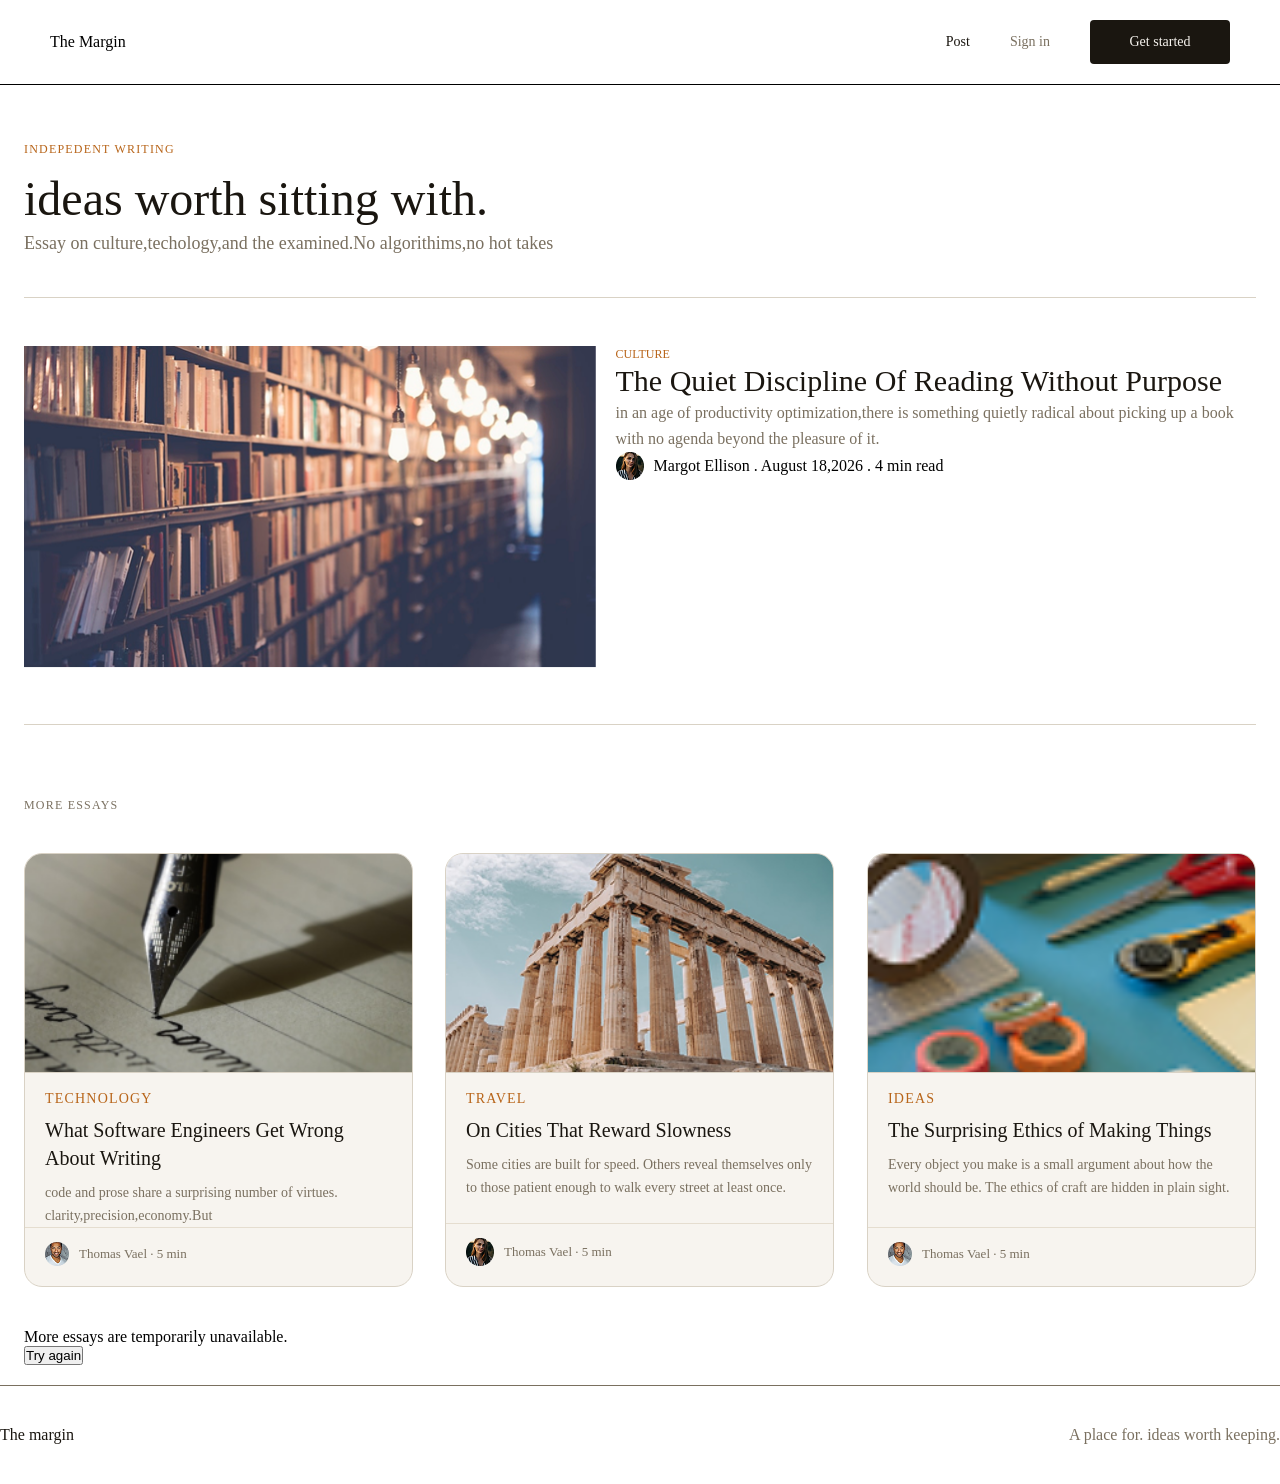
<file: index.html>
<!DOCTYPE html>
<html lang="en">
<head>
    <meta charset="UTF-8">
    <meta name="viewport" content="width=device-width, initial-scale=1.0">
    <title>Document</title>
    <link rel="stylesheet" href="style.css">
</head>
<body>
    <div class="page-shell">
        <header>
            <div>The Margin</div>
            <nav>
                <a href="#postsList">Post</a>
                <a id="writeLink" href="ezzzy5/last.html" class="buttom hidden">Write</a>
                <a id="signinLink" href="ezzzy 2/ezzzy/loggin.html" class="tag">Sign in</a>
                <a id="getStartedLink" href="ezzzy/reg.html" class="buttom">Get started</a>
            </nav>
        </header>

        <div class="hero">
            <p class="hero-card">
                INDEPEDENT WRITING
            </p>
        <h1 class="hero-text">
            ideas worth sitting with.
        </h1>
        <p class="hero-letter">
            Essay on culture,techology,and the examined.No algorithims,no hot takes

        </p>
       <div class="culture">

            <img class="table" src="/image/Image (The Quiet Discipline of Reading Without Purpose).png" alt="image">
            <div >
                 <p class="work">
                    CULTURE
                 </p>
                <h2 class="work-text">
                    The Quiet Discipline Of Reading Without Purpose
                </h2>
                <p class="work-letter">
                    in an age of productivity optimization,there is 
                    something quietly radical about picking up a 
                    book with no agenda beyond the pleasure of it.

                </p>
                <div class="image" >

                        <img src="/image/Image (Margot Ellison) (1).png" alt="">
                        <p>Margot Ellison . August 18,2026 . 4 min read</p>


                </div>

            </div>

       </div>
    </div>

    <section>
        <div>
            <p class="article-park">
                MORE ESSAYS
            </p>
        </div>
        
        <div class="articles">

                <div class="article-card">
                
                <img src="/image/BlogListing (1).png" alt="" class="card-image">

                <h2 class="card-category">
                    TECHNOLOGY
                </h2>

                <h1 class="card-title">
                    What Software Engineers Get 
                    Wrong About Writing
                </h1>

                <p class="card-content">
                    code and prose share a surprising number of 
                    virtues. clarity,precision,economy.But 
                </p>
                <div class="card-author">
                    <img src="/image/Image (Thomas Vael) (1).png" alt="">
                    <p>
                        Thomas Vael · 5 min
                    </p>
                </div>

                </div>

            <div class="article-card">
                
                <img src="/image/Image (On Cities That Reward Slowness) (1).png"alt="image" class="card-image">

                <h2 class="card-category">
                    Travel
                </h2>

                <h1 class="card-title">
                  On Cities That Reward Slowness
                </h1>

                <p class="card-content">
                    Some cities are built for speed. Others reveal themselves only to those patient enough to walk every street at least once.
                </p>
                <div class="card-author">
                    <img src="/image/Image (Margot Ellison) (1).png" alt="image">
                    <p>
                        Thomas Vael · 5 min
                    </p>
                </div>

                </div>

                            <div class="article-card">
                
                <img src="/image/Image (The Surprising Ethics of Making Things).png"alt="image" class="card-image">

                <h2 class="card-category">
                    Ideas
                </h2>

                <h1 class="card-title">
                    The Surprising Ethics of Making Things
                </h1>

                <p class="card-content">
                    Every object you make is a small argument about how the world should be. The ethics of craft are hidden in plain sight.
                </p>
                <div class="card-author">
                    <img src="/image/Image (Thomas Vael) (1).png" alt="image">
                    <p>
                        Thomas Vael · 5 min
                    </p>
                </div>

                </div>


        </div>
    </section>
    
    <div id="postsList" class="articles"></div>

    <footer class="footer-log">
        <div class="text">
            The margin
        </div>
        <p>
            A place for. ideas worth keeping.
        </p>
    </footer>
    </div>

    <script src="ezzzy6/server.js"></script>
    <script>
        (function forceHeaderAuth() {
            function getLandingPagePath() {
                return window.location.pathname.toLowerCase().includes('/ezzzy5/') ? '../index.html' : 'index.html';
            }

            function isAuthenticated() {
                const isLoggedIn = localStorage.getItem('isLoggedIn') === 'true' || localStorage.getItem('token') || localStorage.getItem('user');
                return !!isLoggedIn;
            }

            function applyHeaderState() {
                const writeLink = document.getElementById('writeLink');
                const signinLink = document.getElementById('signinLink');
                const getStartedLink = document.getElementById('getStartedLink');
                const loggedIn = isAuthenticated();

                if (writeLink) {
                    writeLink.style.setProperty('display', loggedIn ? 'flex' : 'none', 'important');
                    writeLink.style.setProperty('background-color', '#b8651a', 'important');
                    writeLink.style.setProperty('color', '#ffffff', 'important');
                    writeLink.classList.toggle('hidden', !loggedIn);
                }

                if (signinLink) {
                    signinLink.style.setProperty('display', loggedIn ? 'none' : 'flex', 'important');
                    signinLink.classList.toggle('hidden', loggedIn);
                }

                if (getStartedLink) {
                    getStartedLink.style.setProperty('display', loggedIn ? 'none' : 'flex', 'important');
                    getStartedLink.classList.toggle('hidden', loggedIn);
                }
            }

            function enforceProtectedRoutes() {
                const protectedPaths = ['/create-post.html', '/write.html', '/ezzzy5/last.html', '/ezzzy5/create-post.html'];
                const currentPath = window.location.pathname.toLowerCase();
                const isProtectedRoute = protectedPaths.some((route) => currentPath.endsWith(route));

                if (isProtectedRoute && !isAuthenticated()) {
                    window.location.replace(getLandingPagePath());
                    return true;
                }

                return false;
            }

            function bindProtectedHandlers() {
                const writeLink = document.getElementById('writeLink');

                if (writeLink && writeLink.dataset.bound !== 'true') {
                    writeLink.addEventListener('click', function (event) {
                        if (!isAuthenticated()) {
                            event.preventDefault();
                            window.location.replace(getLandingPagePath());
                        }
                    });
                    writeLink.dataset.bound = 'true';
                }
            }

            function run() {
                if (enforceProtectedRoutes()) {
                    return;
                }

                applyHeaderState();
                bindProtectedHandlers();
            }

            run();

            if (document.readyState === 'loading') {
                document.addEventListener('DOMContentLoaded', function () {
                    run();
                }, { once: true });
            }
        })();

        async function renderPosts() { 
            const container = document.getElementById("postsList");
            container.innerHTML = "Loading posts...";
            
            try {
                 const page = await getAllPosts(0, 10);
                                 const posts = (Array.isArray(page) ? page : page && Array.isArray(page.content) ? page.content : [])
                                     .filter((post) => {
                     const status = String(post.status || "").toLowerCase();
                     return post.isPublished !== false && status !== "draft";
                 })
                 .sort((a, b) => new Date(b.createdAt || 0) - new Date(a.createdAt || 0));

                 if (posts.length === 0) {
                     container.innerHTML = "<p>No posts yet.</p>";
                     return;
                    }
                      container.innerHTML = posts
                       .map((post) => {
                         const title = escapeHtml(post.title || "Untitled post");
                         const category = escapeHtml(post.category || "POST");
                         const authorName = escapeHtml(post.author?.fullName || "Unknown author");
                         const imageSrc = escapeHtml(post.imageUrl || "/image/BlogListing (1).png");
                         const excerpt = escapeHtml((post.content || "").replace(/\s+/g, " ").trim().slice(0, 150));
                         const createdDate = post.createdAt ? new Date(post.createdAt).toLocaleDateString("en-US", {
                             month: "short",
                             day: "numeric",
                             year: "numeric"
                         }) : "Recently";
                         const readTime = Number(post.readTime) || 4;
                         const postUrl = `ezzzy4/post.html?id=${encodeURIComponent(post.id)}`;
                         const initials = authorName
                           .split(/\s+/)
                           .filter(Boolean)
                           .slice(0, 2)
                           .map((part) => part.charAt(0).toUpperCase())
                           .join("") || "M";

                         return `
                           <article class="article-card post-card">
                             <a class="card-media-link" href="${postUrl}" aria-label="Read ${title}">
                               <img class="card-image post-card-image" src="${imageSrc}" alt="${title}">
                             </a>
                             <h2 class="card-category">${category}</h2>
                             <h1 class="card-title">
                               <a class="card-link" href="${postUrl}">${title}</a>
                             </h1>
                             <a class="card-content-link" href="${postUrl}">
                               <p class="card-content">${excerpt}${(post.content || "").trim().length > 150 ? "..." : ""}</p>
                             </a>
                             <div class="card-author">
                               <div class="card-avatar">${initials}</div>
                               <p>${authorName} · ${createdDate} · ${readTime} min read</p>
                             </div>
                           </article>
                         `;
                       })
                       .join("");
                 } catch (err) {
                     container.innerHTML = `
                         <div class="posts-error" role="alert">
                             <p>More essays are temporarily unavailable.</p>
                             <button type="button" id="retryPosts">Try again</button>
                         </div>`;
                     document.getElementById("retryPosts").addEventListener("click", renderPosts, { once: true });
         } 

         } renderPosts();
         // Always escape user-supplied text before inserting it as HTML,
         //  // so a post title/content can never inject a <script> tag into your page. 
        function escapeHtml(str) {
             const div = document.createElement("div");
             div.textContent = str;
              return div.innerHTML;
             }
    </script>
    <script src="js/animations.js"></script>


</body>
</html>
</file>
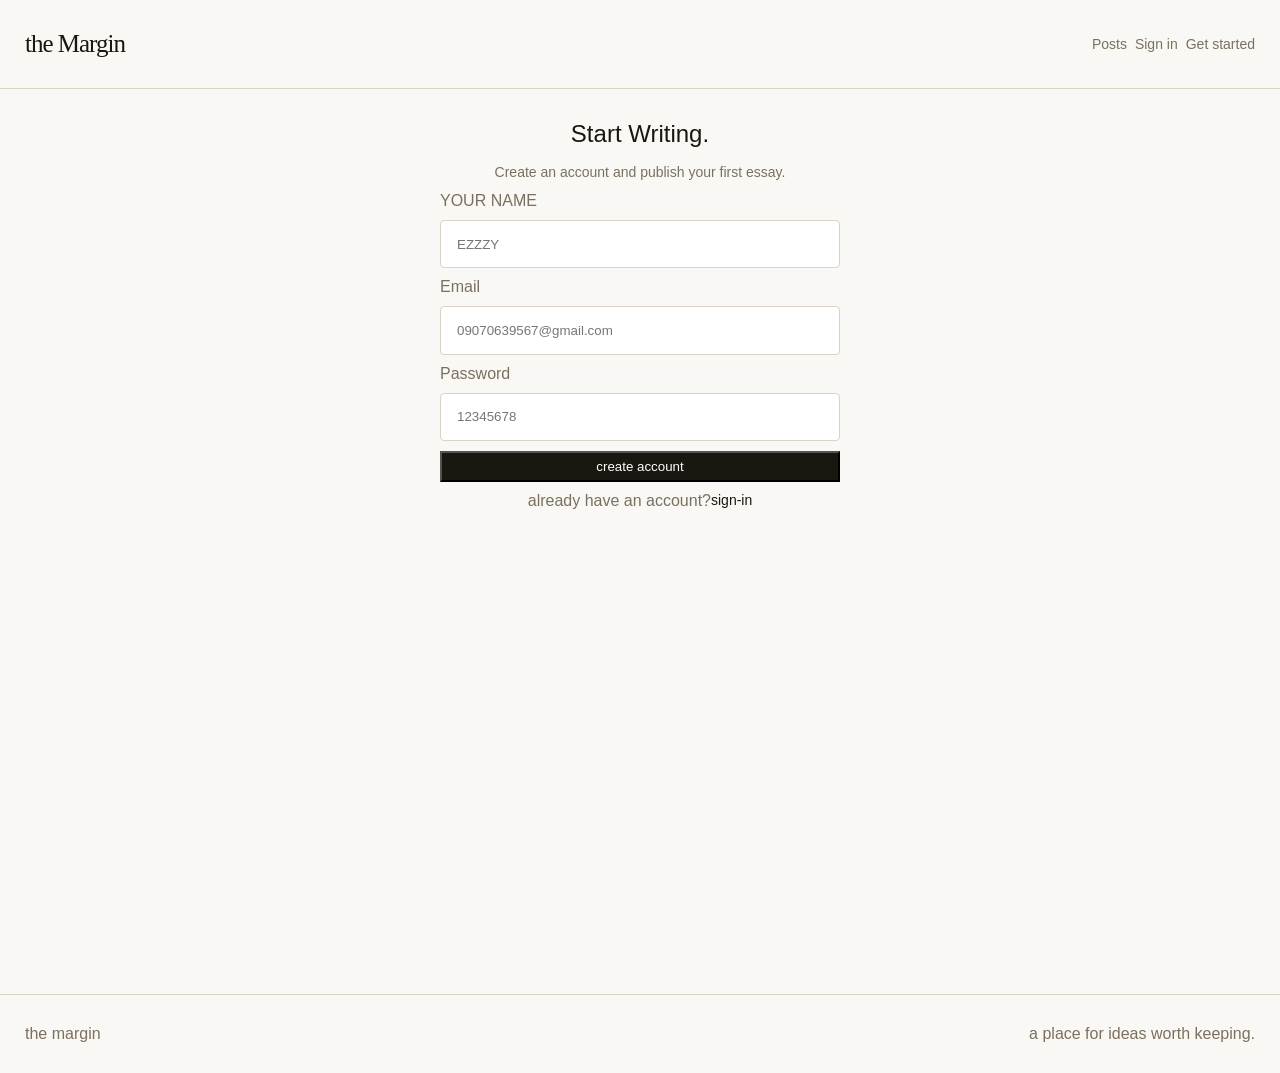
<file: ezzzy/reg.html>
<!DOCTYPE html>
<html lang="en">
<head>
    <meta charset="UTF-8">
    <meta name="viewport" content="width=device-width, initial-scale=1.0">
    <title>register </title>
    <link rel="stylesheet" href="reg.css">
</head>
<body>
    <div class="page-wrap">
        <header class="navbar">
        <div class="logo">the Margin</div>
        <nav class="na">
            <a href="../index.html">Posts</a>
            <a href="../ezzzy 2/ezzzy/loggin.html">Sign in</a>
            <a href="../ezzzy/reg.html">Get started</a>
        </nav>
        </header>
        
                 <section class="inform">
                    <form id="registerForm">
                        <h1 class="wel">Start Writing.</h1>
                        <p class="and">Create an account and publish your first essay.</p>
                        <label class="YOUR NAME">YOUR NAME</label>
                        <input id="fullName" type="text" placeholder="EZZZY"></input>
                        <label class="Email">Email</label>
                        <input id="email" type="Email" placeholder="09070639567@gmail.com">
                        <label class="Password">Password</label>
                        <input id="password" type="Password" placeholder="12345678">
                        <button id="LOGING-IN" type="submit">create account</button>
                        <label class="type">already have an account? <a class="sign-in" href="../ezzzy%202/ezzzy/loggin.html">sign-in </a></label>
                    </form>

                 </section>
        <footer class="footer">
            <div class="footer-log">the margin</div>
            <div class="footer text">
                a place for ideas worth keeping.
            </div>
        </footer>
    </div>

    <script src="../ezzzy6/server.js"></script>
    <script src="animations.js"></script>
    <script>
        async function registerStudent(fullName, email, password) {
         const data = await apiRequest("/api/auth/register", {
             method: "POST",
              body: JSON.stringify({ fullName, email, password, department: "Computer science", level: "300" }),
              }); // data = { token, tokenType, student: {...} } 
               localStorage.setItem("token", data.token);
               localStorage.setItem("student", JSON.stringify(data.student));
                
         return data.student;
        }
        
       document.getElementById("registerForm").addEventListener("submit", async (e) => {
         e.preventDefault(); // stop the page from reloading
         try {

            document.getElementById("LOGING-IN").textContent = "Registering...";
            document.getElementById("LOGING-IN").disabled = true;
         const student = await registerStudent(
                document.getElementById("fullName").value,
                document.getElementById("email").value,
                document.getElementById("password").value
            );
                   window.location.href = "../index.html"; // go to the homepage
                    } catch (err) {
                    console.error(err);
                    } finally{
                        document.getElementById("LOGING-IN").textContent= "create account";
                        document.getElementById("LOGING-IN").disabled = false;
                    } 
                }); 
    </script>
    <script src="../js/animations.js"></script>
</body>
</html>
</file>
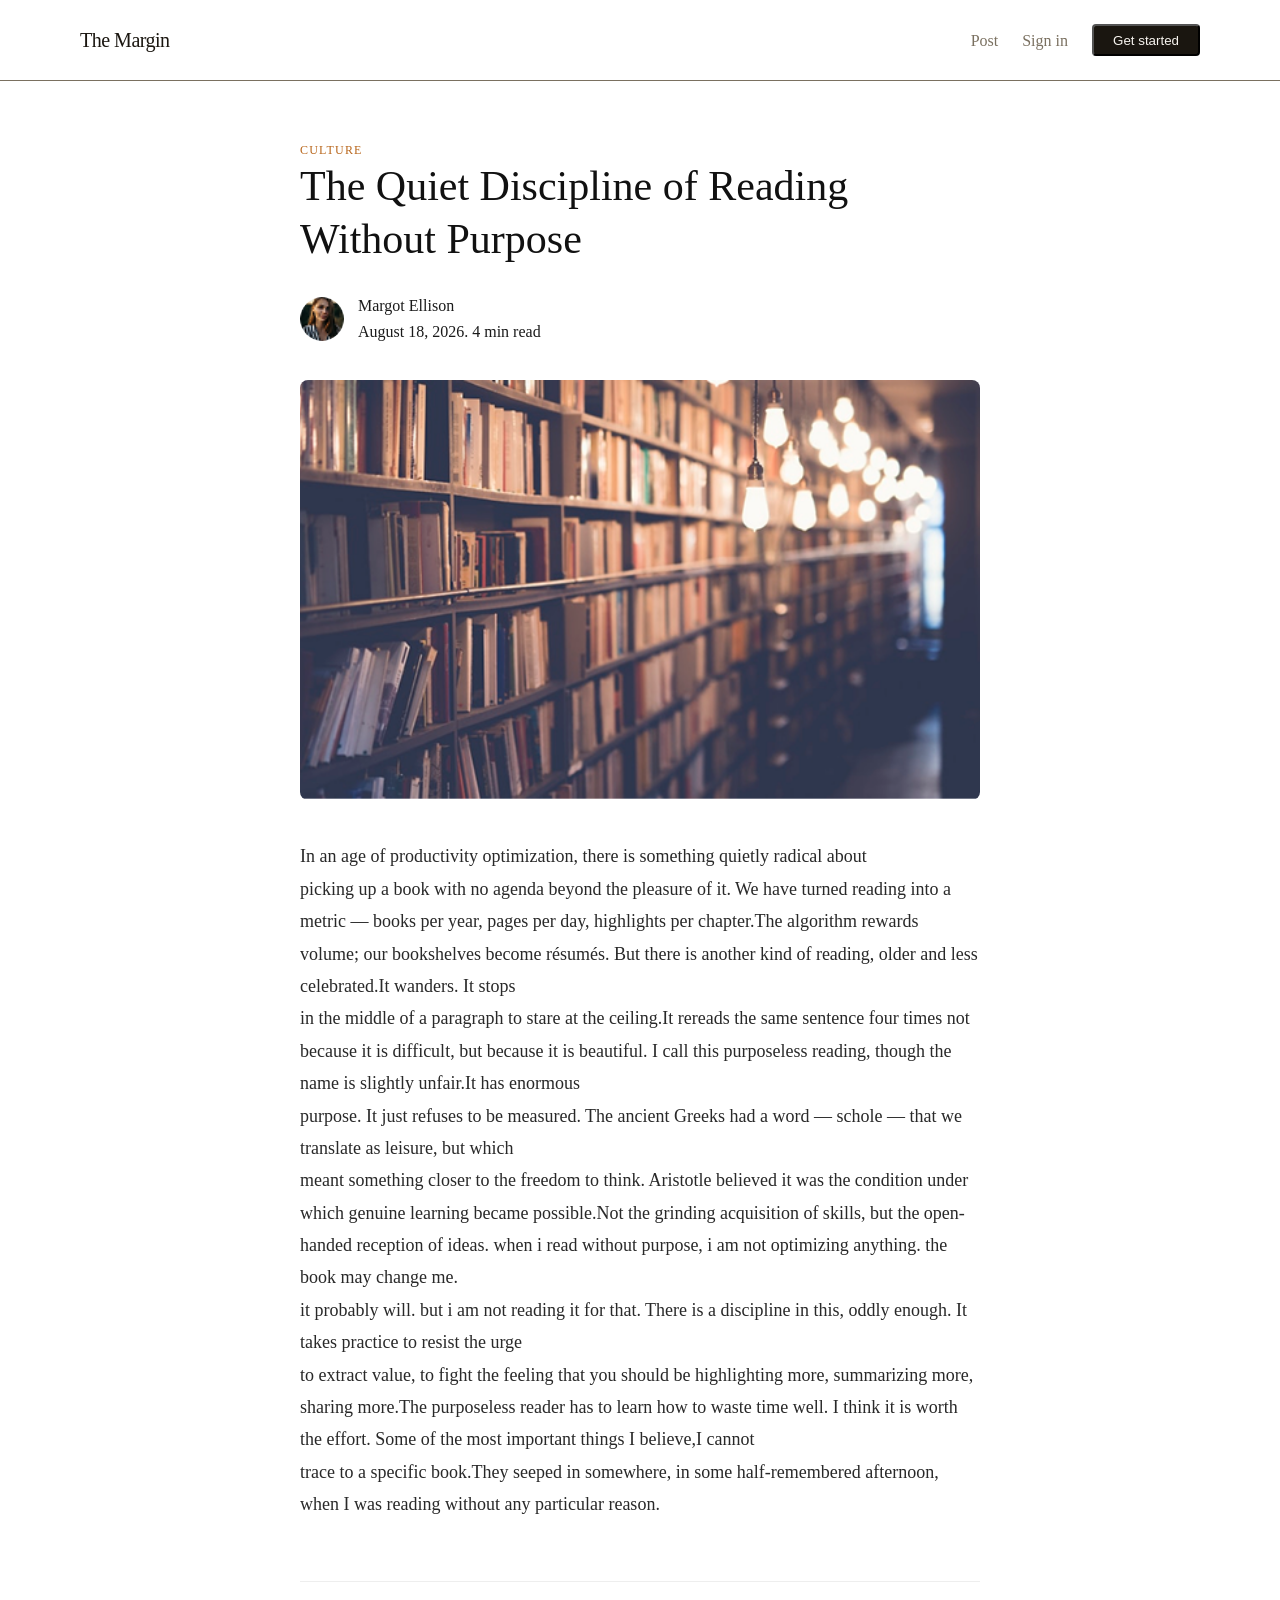
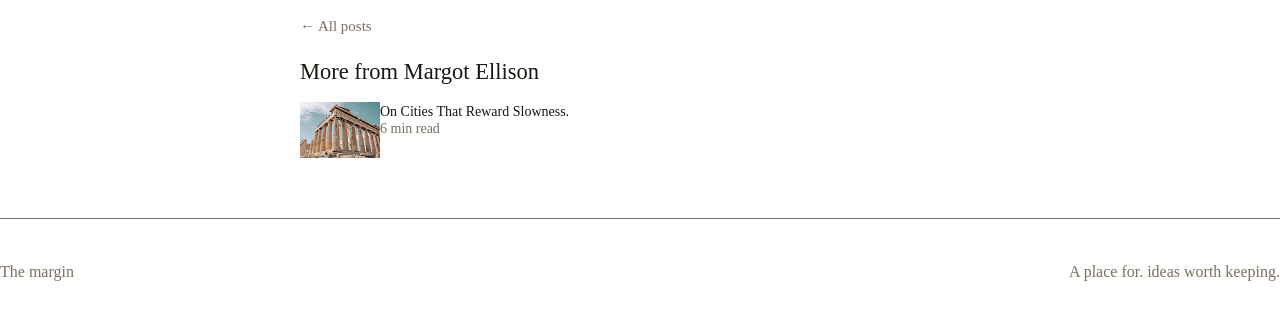
<file: ezzzy3/page.html>
<!DOCTYPE html>
<html lang="en">
<head>
    <meta charset="UTF-8">
    <meta name="viewport" content="width=device-width, initial-scale=1.0">
    <title>Document</title>
    <link rel="stylesheet" href="doc2.css">
</head>
<body>
    <header>
        <div class="the">The Margin</div>
        <nav class="navbar">
            <a href="../ezzzy5/last.html">Post</a>
            <a href="#Sign in" class="tag">Sign in</a>
            <button href="#Get started" class="buttom" >Get started</button>
        </nav>
    </header>
    <div class="card"> 
      <div class="card-card">
           <p class="hero-card">
            culture
        </p>
        <h1 class="hero-text">
            The Quiet Discipline of Reading <br> Without Purpose
        </h1>
      </div> 
       
        <div class="culture">

            <img class="table" src="/image/Image (Margot Ellison) (1).png" alt="image">
            <h>
                Margot Ellison
                <p>
                    August 18, 2026. 4 min read
                </p>
            </h>

        </div>
        <section class="work-letter">     
        <div>
            <img src="/image/Image (The Quiet Discipline of Reading Without Purpose).png" class="ima1" alt="image">
        </div>
                    <p class="content">
                        In an age of productivity optimization, there is something quietly radical about<br> picking up a book with no agenda beyond the pleasure of it. We have turned reading into a metric — books per year, pages per day, highlights per chapter.The algorithm rewards volume; our bookshelves become résumés.
                        But there is another kind of reading, older and less celebrated.It wanders. It stops<br> in the middle of a paragraph to stare at the ceiling.It rereads the same sentence four times not because it is difficult, but because it is beautiful.
                        I call this purposeless reading, though the name is slightly unfair.It has enormous<br> purpose. It just refuses to be measured.
                        The ancient Greeks had a word — schole — that we translate as leisure, but which<br> meant something closer to the freedom to think. Aristotle believed it was the condition under which genuine learning became possible.Not the grinding acquisition of skills, but the open-handed reception of ideas.
                        when i read without purpose, i am not optimizing anything. the book may change me.<br> it probably will. but i am not reading it for  that.
                        There is a discipline in this, oddly enough. It takes practice to resist the urge<br> to extract value, to fight the feeling that you should be highlighting more, summarizing more, sharing more.The purposeless reader has to learn how to waste time well.
                        I think it is worth the effort. Some of the most important things I believe,I cannot<br> trace to a specific book.They seeped in somewhere, in some half-remembered afternoon, when I was reading without any particular reason.
                    </p>
                </section>   
        <div>
            <div>
        <div class="ezzzy">
             <a href="../index.html" class="back-link">← All posts</a>
        <section class="related-section">
            <h1 class="e2">More from Margot Ellison</h1>
            <div class="e3">
                    <img class="table" src="/image/Image (On Cities That Reward Slowness) (2).png" alt="image ">
                <p1>
                     On Cities That Reward Slowness.<p class="br">6 min read</p>
                </p1>
            </div>
            </div>
            </div > 
        </div>
    </div>
    
    <footer class="footer-log">
        <div class="text">
            The margin
        </div>
           <p> A place for. ideas worth keeping.
        </p>
    </footer>
    <script src="../js/animations.js"></script>


</body>
</html>
</file>
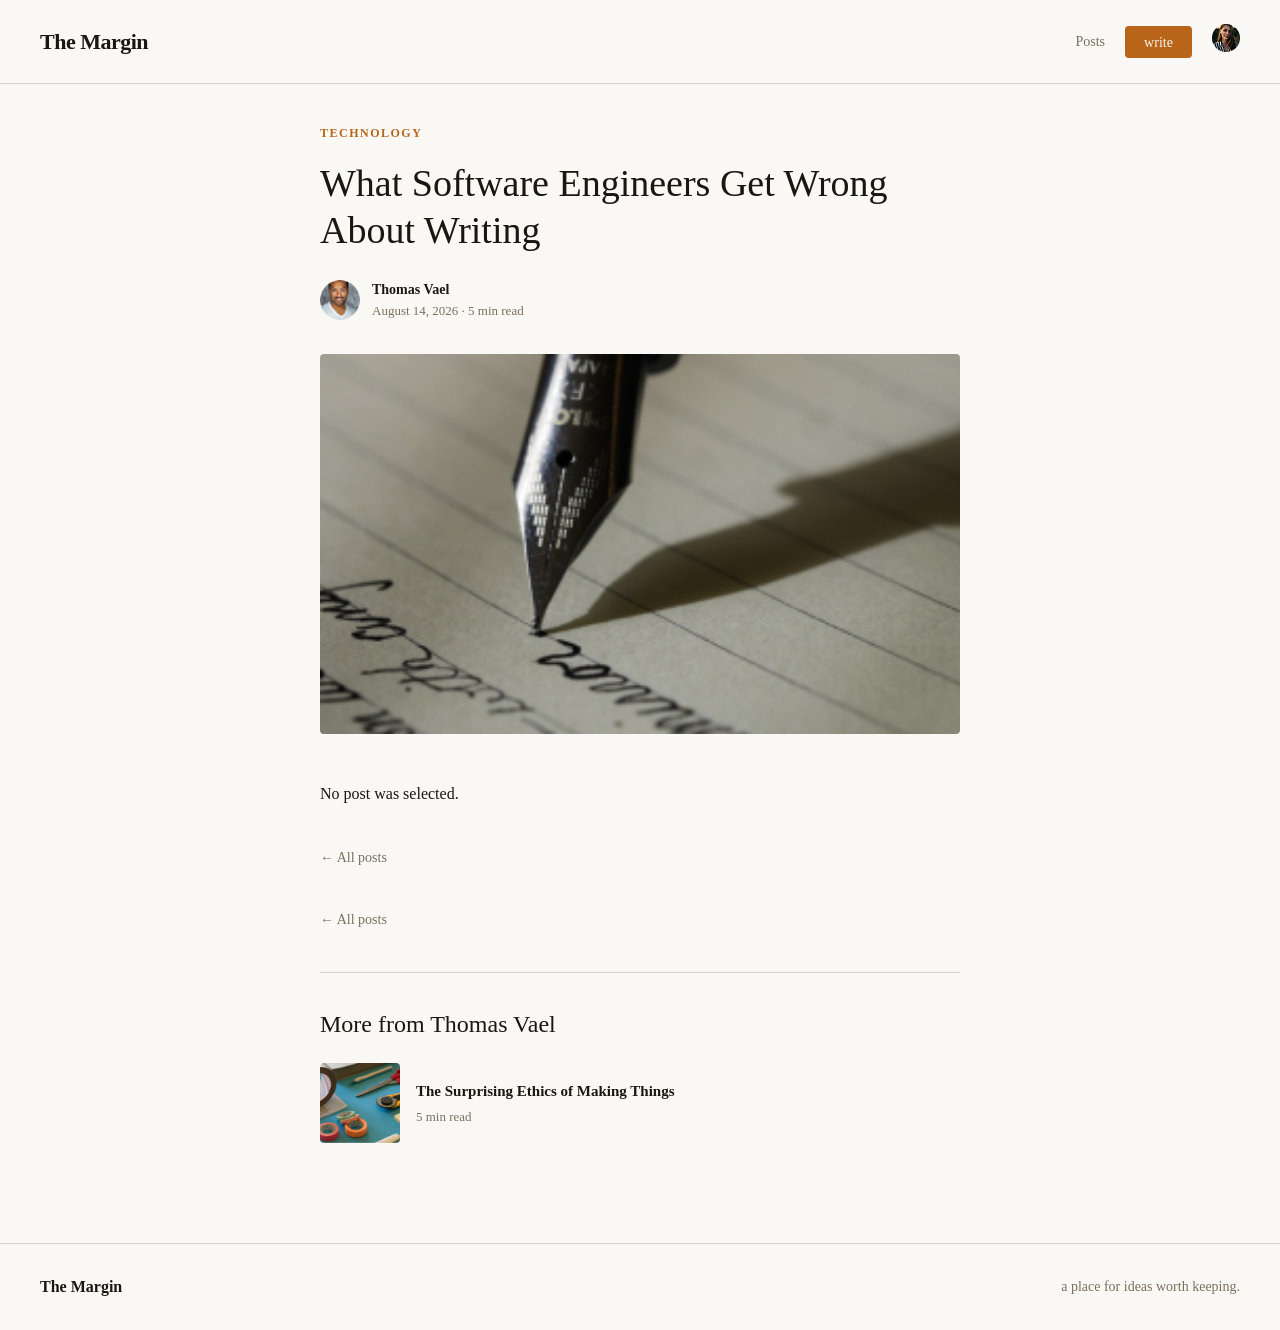
<file: ezzzy4/post.html>
<!DOCTYPE html>
<html lang="en">
<head>
    <meta charset="UTF-8">
    <meta name="viewport" content="width=device-width, initial-scale=1.0">
    <title>blog</title>
    <link rel="stylesheet" href="post.css">
</head>
<body>
    <header>
        <div>The Margin</div>
        <nav>
            <a href="#post">Posts</a>
              <a href="../ezzzy5/last.html" class="buttom" >write</a>
            <a href="../image/Image (Thomas Vael) (1).png"><img src="/image/Image (Margot Ellison) (1).png" alt="image"></a>
        </nav>
    </header>

    <div class="container">
        <p class="category">TECHNOLOGY</p>
        <h1 class="article-title">What Software Engineers Get Wrong About Writing</h1>
        
        <div class="author-meta">
            <img src="/image/Image (Thomas Vael) (1).png" alt="image" class="author-avatar">
            <div class="author-info">
                <p>Thomas Vael</p>
                <p>August 14, 2026 · 5 min read</p>
            </div>
        </div>

        <img src="/image/BlogListing (1).png" alt="image" class="hero-image">
        <article class="article-boby">
        <p>Code and prose share a surprising number of virtues. Clarity, precision, economy. But engineers who turn to writing tend to apply the wrong lessons from their technical practice.</p>
        <p>The first mistake is treating writing like debugging. Engineers are trained to hunt errors, to find the thing that is wrong and fix it. Applied to a first draft, this produces paralysis. The first draft is supposed to be wrong. Its job is to exist, not to work.</p>
        <p>The second mistake is optimizing for the reader's time. In software, efficiency is nearly always a virtue. In prose, it depends. A sentence that can be read quickly is not always better than one that makes you slow down. Sometimes the right sentence is the one that stops you.</p>
        <p>The third mistake is mistaking correctness for quality. A program that compiles is not necessarily a good program. An essay with no grammatical errors is not necessarily a good essay. The standards are different, and the engineer's instinct to check whether something is right before evaluating whether it is good leads to a kind of premature optimization of the wrong variable.</p>
        <p>What engineers do bring, genuinely, is a comfort with revision. The habit of treating the first version as a draft to be improved, the willingness to throw out a function that works but doesn't fit — these translate beautifully to writing.</p>
        <p>The best technical writers I know are engineers who learned to distrust their first draft without hating it. They fix what's broken without confusing "broken" with "not yet finished."</p>
        </article>

        <a href="../index.html" class="back-link">← All posts</a>
        <section class="related-section">

            <h2>More from Thomas Vael</h2>

            <div class="related-card">
                <img src="/image/BlogListing (2).png" alt="image">
                <div>
                    <p class="related-card-title">The Surprising Ethics of Making Things</p>
                    <p class="related-card-meta">5 min read</p>
                </div>
            </div>
        </section>
    </div>

    <footer class="footer">
        <div class="footer-log">The Margin</div>
        <div class="footer-text">a place for ideas worth keeping.</div>
    </footer>
    <script src="../ezzzy6/server.js"></script>
    <script>
        async function renderPost() {
            const id = new URLSearchParams(window.location.search).get("id");
            const articleBody = document.querySelector(".article-boby");

            if (!id) {
                articleBody.innerHTML = `
                    <p>No post was selected.</p>
                    <a href="../index.html" class="back-link">← All posts</a>
                `;
                return;
            }

            try {
                const post = await getPostById(id);
                document.querySelector(".category").textContent = post.category || "POST";
                document.querySelector(".article-title").textContent = post.title || "Untitled post";
                document.querySelector(".author-info p").textContent = post.author?.fullName || "Unknown author";
                document.querySelector(".author-info p:last-child").textContent = post.createdAt
                    ? new Date(post.createdAt).toLocaleDateString()
                    : "";
                articleBody.textContent = post.content || "";
                if (post.imageUrl) {
                    document.querySelector(".hero-image").src = post.imageUrl;
                }
                document.title = post.title || "The Margin";
            } catch (error) {
                const rawMessage = (error && error.message) || "Unable to load this post right now. Try again.";
                const status = Number(error?.status || 0);
                const isAuthIssue = status === 401 || /401|unauthorized|authentication|token/i.test(rawMessage);
                const message = isAuthIssue
                    ? "Please sign in to view this content."
                    : rawMessage;

                articleBody.innerHTML = `
                    <p>${message}</p>
                    ${isAuthIssue ? '<a href="../ezzzy%202/ezzzy/loggin.html" class="back-link">Sign in to continue</a>' : ''}
                    <button type="button" id="retryPost">Try again</button>
                `;

                const retryButton = document.getElementById("retryPost");
                if (retryButton) {
                    retryButton.addEventListener("click", renderPost, { once: true });
                }
            }
        }
        renderPost();
    </script>
    <script src="../js/animations.js"></script>
</body>
</html>
</file>
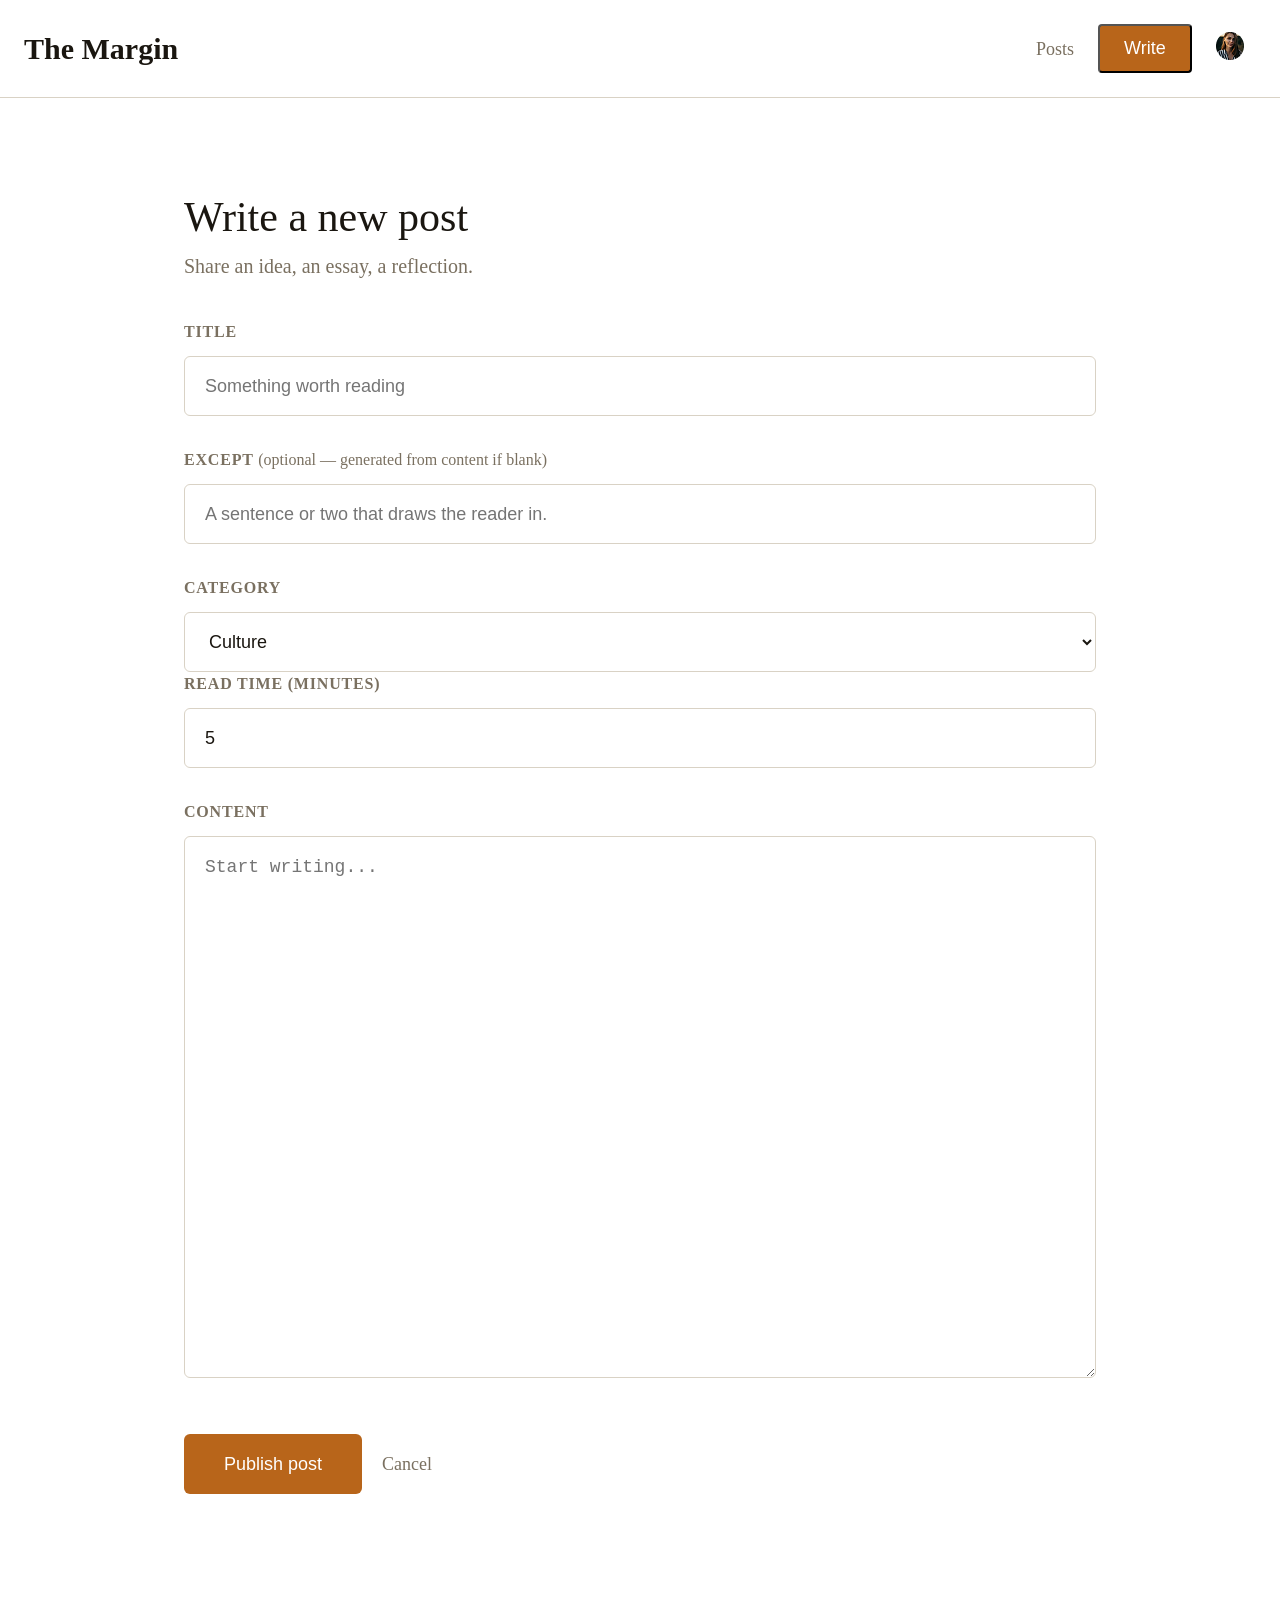
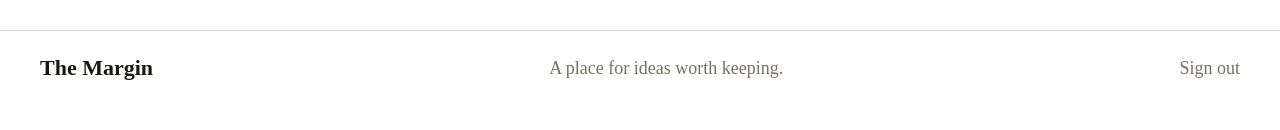
<file: ezzzy5/last.html>
<!DOCTYPE html>
<html lang="en">
<head>
  <meta charset="UTF-8">
  <meta name="viewport" content="width=device-width, initial-scale=1.0">
  <title>Write a new post - The Margin</title>
  <link rel="stylesheet" href="last.css">
</head>
<body>

  <header class="navbar">
    <div class="logo">The Margin</div>
    <nav class="nav-links">
      <a href="../index.html">Posts</a>
      <button href="#write" class="btn-write">Write</button>
      <a href="/image/Image (Margot Ellison) (1).png" alt="image"><img src="/image/Image (Margot Ellison) (1).png" alt="image"></a>
    </nav>

  </header>
  <main class="container">
    <div class="form-header">
      <h1>Write a new post</h1>
      <p class="subtitle">Share an idea, an essay, a reflection.</p>
    </div>

    <form class="post-form" id="postForm">
      <div class="form-group">
        <label for="title">TITLE</label>
        <input type="text" id="title" placeholder="Something worth reading">
      </div>
      <div class="form-group">
        <label for="excerpt">
          EXCEPT <span class="label-note">(optional — generated from content if blank)</span>
        </label>
        <input type="text" id="excerpt" placeholder="A sentence or two that draws the reader in.">
      </div>
      <div class="form-rom">
        <div class="form-group">
          <label for="category">CATEGORY</label>
          <select id="category">
            <option value="culture">Culture</option>
             <option value="bible">bible</option>
              <option value="ezzzy">ezzzy</option>
               <option value="GAME">GAME</option>
                <option value="chat">chat</option>
            <option value="technology">Technology</option>
            <option value="design">Design</option>
            
          </select>
        </div>

        <div class="form-group">
          <label for="read-time">READ TIME (MINUTES)</label>
          <input type="number" id="read-time" value="5" min="1">
        </div>
      </div>
      <div class="form-group">
        <label for="content">CONTENT</label>
        <textarea id="content" rows="25" placeholder="Start writing..."></textarea>
        <span></span>
      </div>
      <div class="form-actions">
        <button type="submit" class="btn-publish">Publish post</button>
        <a href="#" class="btn-cancel">Cancel</a>
      </div>
    </form>
  </main>
  <footer class="footer">
    <div class="footer-logo">The Margin</div>
    <div class="footer-tagline">A place for ideas worth keeping.</div>
    <a href="#" class="sign-out">Sign out</a>
  </footer>
  <script src="../ezzzy6/server.js"></script>
  <script>
    document.getElementById("postForm").addEventListener("submit", async (event) => {
      event.preventDefault();
      const button = document.querySelector(".btn-publish");
      const originalText = button.textContent;
      const content = document.getElementById("content").value.trim();
      const title = document.getElementById("title").value.trim();
      if (!title || !content) {
        alert("Title and content are required.");
        return;
      }
      button.disabled = true;
      button.textContent = "Publishing...";
      try {
        await createPost({
          title,
          content,
          excerpt: document.getElementById("excerpt").value.trim(),
          category: document.getElementById("category").value,
          readTime: Number(document.getElementById("read-time").value) || 1
        });
        alert("Post published.");
        window.location.href = "../index.html";
      } catch (error) {
        alert(error.message);
      } finally {
        button.disabled = false;
        button.textContent = originalText;
      }
    });

    document.querySelector(".sign-out").addEventListener("click", (event) => {
      event.preventDefault();
      localStorage.removeItem("token");
      localStorage.removeItem("student");
      window.location.href = "../ezzzy%202/ezzzy/loggin.html";
    });
  </script>
  <script src="../js/animations.js"></script>

</body>
</html>
</file>
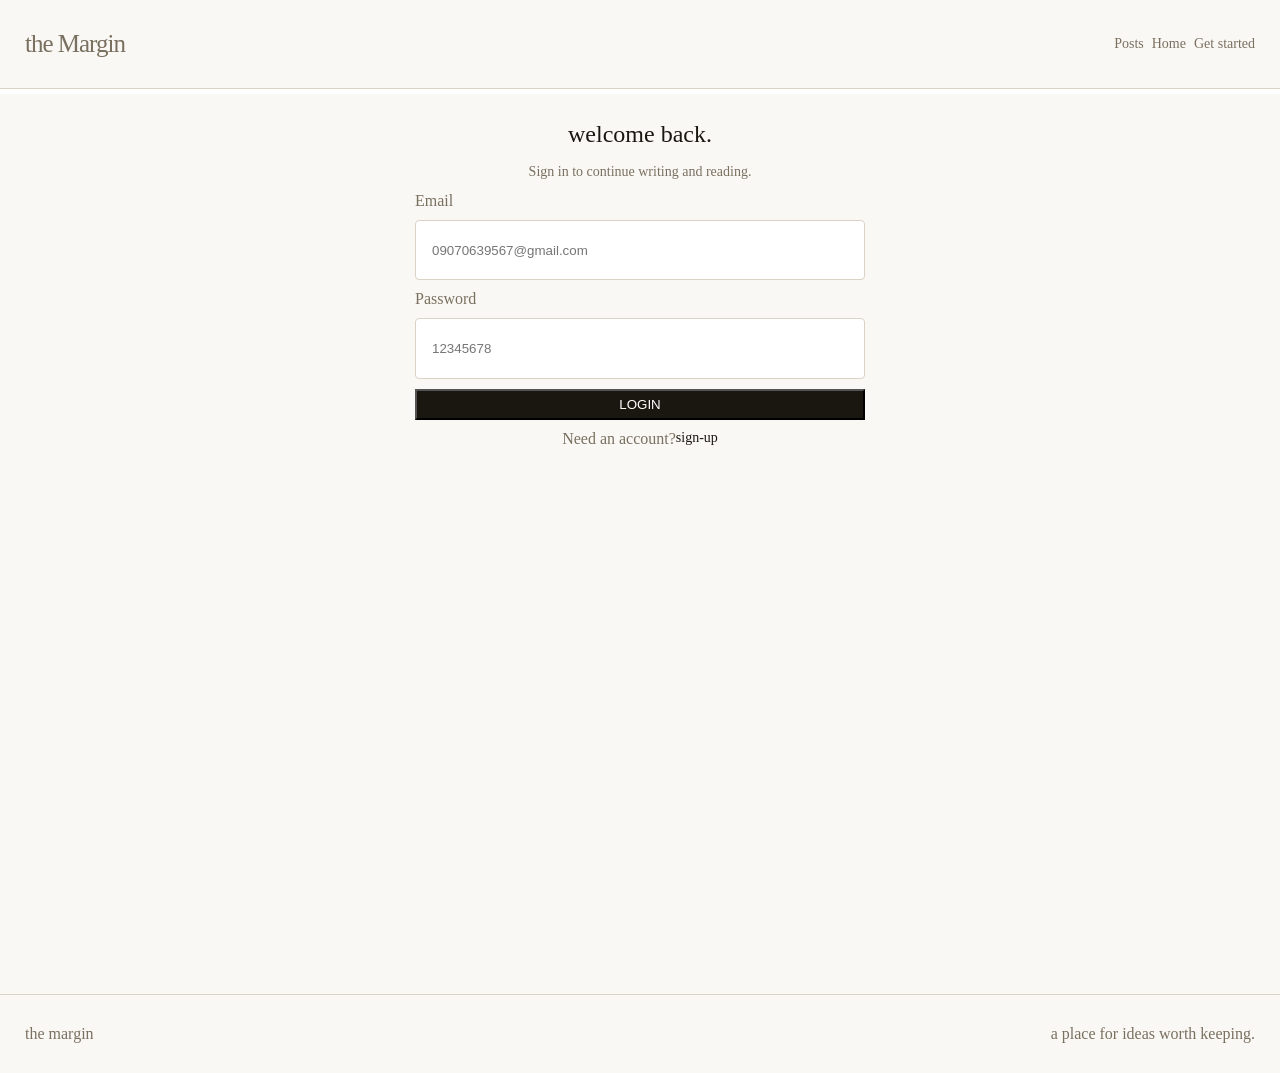
<file: ezzzy 2/ezzzy/loggin.html>
<!DOCTYPE html>
<html lang="en">
<head>
    <meta charset="UTF-8">
    <meta name="viewport" content="width=device-width, initial-scale=1.0">
    <title>register </title>
    <link rel="stylesheet" href="loggin.css">
</head>
<body>
    <header class="navbar">
    <a class="logo" href="../../index.html">the Margin</a>
    <nav class="na">
        <a href="../../index.html">Posts</a>
        <a href="../../index.html">Home</a>
        <a href="../../ezzzy/reg.html">Get started</a>
    </nav>
    </header>
    
             <section class="inform">
                <form id="loginForm">
                    <h1 class="wel">welcome back.</h1>
                    <p class="and">Sign in to continue writing and reading.</p>
                    <label class="Email">Email</label>
                    <input id="email" type="Email" placeholder="09070639567@gmail.com">
                    <label class="Password">Password</label>
                    <input id="password" type="Password" placeholder="12345678">
                    <button id="LOGING-IN" type="submit">LOGIN</button>
                    <label class="type">Need an account? <a class="sign-up" href="../../ezzzy/reg.html">sign-up</a></label>
                </form>

             </section>
    <footer class="footer">
        <div class="footer-log">the margin</div>
        <div class="footer text">
            a place for ideas worth keeping.
        </div>
    </footer>
    <script src="../../ezzzy6/server.js"></script>
    <script>
    async function loginStudent(email, password) {
         const data = await apiRequest("/api/auth/login", { 
            method: "POST",
             body: JSON.stringify({ email, password }),
             });
             
             localStorage.setItem("token", data.token);
              localStorage.setItem("student", JSON.stringify(data.student));
              
              return data.student;
             } 
             
             document.getElementById("loginForm").addEventListener("submit", async (e) => {
                 e.preventDefault();
                  try { 

                    document.getElementById("LOGING-IN").textContent = "LOGING-IN...";
            document.getElementById("LOGING-IN").disabled = true;
                   
                   console.log("Logging in...")

                    await loginStudent( 
                        document.getElementById("email").value,
                        document.getElementById("password").value
                     );
                        window.location.href = "../../index.html";
                     } catch (err) { 
                        alert(err.message); // e.g. "Invalid email or password"
                 } finally {
                 document.getElementById("LOGING-IN").textContent = "LOGIN";
                 document.getElementById("LOGING-IN").disabled = false;
                 }
                });
    </script>
    <script src="../../js/animations.js"></script>
</body>
</html>
</file>
<file: style.css>
*{
    margin: 0;
    padding: 0;
}

.hidden {
    display: none !important;
}

header {
    display: flex;
    justify-content: space-between;
    padding: 20px;
    padding-left: 50px;
    padding-right: 50px;
    align-items: center;
    border-bottom: 1px solid;

}

.buttom {
    width: 108px;
    height: 32px;
    border-radius: 4px;
    padding-top: 6px;
    padding-right: 16px;
    padding-bottom: 6px;
    padding-left: 16px;
    background-color: #1A1610;
    color: #F7F4EF;
    text-align: center;
    align-self: center;
    outline: none;

}

.btn-write {
    display: inline-flex;
    align-items: center;
    justify-content: center;
    min-width: 108px;
    height: 32px;
    padding: 6px 16px;
    border-radius: 4px;
    background-color: #b8651a;
    color: #f7f4ef;
    text-align: center;
    text-decoration: none;
    transition: background-color 0.2s ease, transform 0.2s ease, box-shadow 0.2s ease;
    box-shadow: 0 0 0 rgba(184, 101, 26, 0.12);
}

.btn-write:hover,
.btn-write:focus-visible {
    background-color: #a85714;
    box-shadow: 0 0 16px rgba(184, 101, 26, 0.18);
}

nav a {
    text-decoration: none;
    font-size: 14PX;
    font-weight: 400;
    line-height: 20PX;
    color: #1A1610;

}

.tag {
    font-weight: 400;
    line-height: 20px;
    font-size: 14px;
    color: #7a7060;

}

nav {
    display: flex;
    gap: 40px;
    align-items: center;
}

.buttom {
    display: inline-flex;
    align-items: center;
    justify-content: center;
    min-width: 108px;
    height: 32px;
    padding: 6px 16px;
    border-radius: 4px;
    background-color: #1a1610;
    color: #f7f4ef;
    text-align: center;
}

.hero {
    display: flex;
    flex-direction: column;
    padding-left:24px ;
    padding-bottom: 56px;
    align-items: self-starts;
    padding-top: 56px;
    padding-right: 24px;
}

.hero-card {
    font-weight: 400;
    font-size: 12px;
    line-height: 16px;
    letter-spacing: 1.2px;
    text-transform: uppercase;
    color: #B8651A;
    /* width: 976px; */
    height: 16px;
}

.hero-text {
    font-weight: 400;
    font-size: 48px;
    line-height: 60px;
    color: #1A1610;
    padding-top: 12px;
    width: 544px;
    height: 60px;

}

.hero-letter {
    font-weight: 400;
    font-size: 18px;
    line-height: 28px;
    color: #7a7060;
    border-bottom: 1px;
    padding-bottom: 40px;

}

.culture {
    display: flex;
    border-top: 1px solid;
    border-bottom: 1px solid;
    padding-top: 48px;
    justify-content: space-between;
    gap: 20px;
    padding-bottom: 56px;
    border-color: #d9d2c5;

}

.table {
    width: 575.78px;
    height: 322.2px;


}

.work {
    font-weight: 400;
    font-size: 12px;
    line-height: 16px;
    initial-letter: 1.2px;
    text-transform: uppercase;
    color: #B8651A;
}

.work-text {
    font-weight: 400;
    font-size: 30px;
    line-height: 37.5px;
    color: #1A1610;

}

.work-letter {
    font-weight: 400;
    font-size: 16px;
    line-height:26px;
    color: #7a7060;

}
.image {
    display: flex;
    align-items: center;
    gap: 10px;
}

.article-park {
    font-weight: 400;
    font-size: 12px;
    line-height: 16px;
    letter-spacing: 1.2px;
    text-transform: uppercase;
    color: #7a7060;
    padding-top: 16px;
    margin-left: 24px;

}

.articles {
    display: grid;
    grid-template-columns: repeat(3, minmax(0, 1fr));
    gap: 32px;
    padding-top: 40px;
    margin-left: 24px;
    margin-right: 24px;
    align-items: stretch;
}

.article-card,
.post-card {
    display: flex;
    flex-direction: column;
    width: 100%;
    height: 100%;
    background: #f7f4ef;
    border: 1px solid #d9d2c5;
    border-radius: 18px;
    overflow: hidden;
    box-sizing: border-box;
}

.card-image,
.post-card-image {
    display: block;
    width: 100%;
    aspect-ratio: 16 / 9;
    object-fit: cover;
    border-bottom: 1px solid #d9d2c5;
    background: #e9e1d6;
}

.card-category {
    font-weight: 400;
    font-size: 14px;
    line-height: 16px;
    letter-spacing: 1.2px;
    color: #B8651A;
    text-transform: uppercase;
    padding: 18px 20px 0;
}

.card-title {
    font-weight: 400;
    font-size: 20px;
    line-height: 27.5px;
    color: #1A1610;
    padding: 10px 20px 0;
}

.card-link,
.card-content-link,
.card-media-link {
    color: inherit;
    text-decoration: none;
}

.card-media-link {
    display: block;
}

.card-content-link {
    display: block;
}

.card-link:hover,
.card-content-link:hover,
.card-media-link:hover {
    text-decoration: underline;
}

.card-content {
    font-weight: 400;
    font-size: 14px;
    line-height: 22.75px;
    color: #7a7060;
    padding: 10px 20px 0;
}

.card-author {
    display: flex;
    align-items: center;
    gap: 10px;
    margin-top: auto;
    padding: 14px 20px 20px;
    border-top: 1px solid #e5ddcf;
    color: #7a7060;
}

.card-avatar {
    width: 32px;
    height: 32px;
    border-radius: 50%;
    background: #1A1610;
    color: #F7F4EF;
    display: flex;
    align-items: center;
    justify-content: center;
    font-size: 11px;
    font-weight: 700;
    letter-spacing: 0.04em;
    flex-shrink: 0;
}

.card-author p {
    font-size: 13px;
    line-height: 1.5;
}

@media (max-width: 980px) {
    .articles {
        grid-template-columns: repeat(2, minmax(0, 1fr));
    }
}

@media (max-width: 700px) {
    .articles {
        grid-template-columns: 1fr;
        margin-left: 16px;
        margin-right: 16px;
    }
}

footer {
    display: flex;
    justify-content: space-between;
    align-items: center;
    width: 100%;
    margin-top: 20px;
    padding-top: 40px;
    border-top: 1px;
    padding-bottom: 40px;
    color: #7A7060;
    border-top: 1px solid;
}

.text {
    color: #1A1610;
}

@keyframes intenseEntrance {
    0% {
        opacity: 0;
        transform: translate3d(0, 22px, 0) scale(0.985);
        filter: blur(4px);
    }
    55% {
        opacity: 1;
        transform: translate3d(0, -3px, 0) scale(1.012);
        filter: blur(0);
    }
    100% {
        opacity: 1;
        transform: translate3d(0, 0, 0) scale(1);
        filter: blur(0);
    }
}

@keyframes pulseGlow {
    0% {
        box-shadow: 0 0 0 rgba(184, 101, 26, 0.12);
    }
    50% {
        box-shadow: 0 0 20px rgba(184, 101, 26, 0.18);
    }
    100% {
        box-shadow: 0 0 0 rgba(184, 101, 26, 0.12);
    }
}

.intense-entrance {
    opacity: 0;
    transform: translate3d(0, 22px, 0) scale(0.985);
    filter: blur(4px);
    will-change: transform, opacity, filter;
}

.animations-ready .intense-entrance {
    opacity: 1;
    transform: translate3d(0, 0, 0) scale(1);
    filter: blur(0);
    animation: intenseEntrance 820ms cubic-bezier(0.2, 0.8, 0.2, 1) forwards;
    animation-delay: var(--intro-delay, 0ms);
}

.pulse-glow {
    will-change: box-shadow;
}

.animations-ready .pulse-glow {
    animation: pulseGlow 2.7s ease-in-out infinite alternate;
}

.hover-lift {
    transition: transform 280ms cubic-bezier(0.2, 0.8, 0.2, 1), box-shadow 280ms ease, border-color 280ms ease;
    transform-origin: center;
}

.hover-lift:hover,
.hover-lift:focus-within {
    transform: translateY(-7px) scale(1.01);
    box-shadow: 0 18px 34px rgba(26, 22, 16, 0.08);
}

.reveal-on-scroll {
    opacity: 0;
    transform: translate3d(0, 28px, 0) scale(0.985);
    transition: opacity 700ms ease, transform 700ms ease, box-shadow 280ms ease;
    will-change: transform, opacity;
}

.reveal-on-scroll.is-visible {
    opacity: 1;
    transform: translate3d(0, 0, 0) scale(1);
}

@media (prefers-reduced-motion: reduce) {
    .intense-entrance,
    .reveal-on-scroll,
    .pulse-glow,
    .hover-lift {
        animation: none !important;
        transition: none !important;
        transform: none !important;
        opacity: 1 !important;
        filter: none !important;
        box-shadow: none !important;
    }
}
</file>
<file: ezzzy/reg.css>
* {
    margin: 0;
    padding: 0;
    box-sizing: border-box;
}

body {
    background-color: #faf8f4;
    color: #1a1610;
    font-family: Arial, Helvetica, sans-serif;
}
.buttom {
    display: inline-flex;
    align-items: center;
    justify-content: center;
    min-width: 108px;
    height: 32px;
    padding: 6px 16px;
    border-radius: 4px;
    background-color: #1a1610;
    color: #f7f4ef;
    text-align: center;
}
.page-wrap {
    position: relative;
    min-height: 100vh;
}

body.auth-locked .page-wrap {
    filter: blur(1.2px);
    pointer-events: none;
    user-select: none;
}

.page-wrap.animate-page {
    animation: pageFadeIn 700ms ease both;
}

@keyframes pageFadeIn {
    from {
        opacity: 0;
        transform: translateY(8px);
    }
    to {
        opacity: 1;
        transform: translateY(0);
    }
}

@keyframes modalSlideIn {
    from {
        opacity: 0;
        transform: translateY(24px) scale(0.98);
    }
    to {
        opacity: 1;
        transform: translateY(0) scale(1);
    }
}

body.reduced-motion .page-wrap {
    animation: none !important;
}

.navbar {
 width: 100%;
    margin: 0 auto;
    padding: 30px 25px;
    display: flex;
    justify-content: space-between;
    align-items: center;
    border-bottom: 1px solid;
    background-color: #faf8f4;
    border-color: #d9d2c5;
    
}
.na{
    gap: 8px;
    display: flex;
    align-items: center;
}

.logo {
    font-family: poppings;
    font-size: 25px;
    font-weight: 000;
    letter-spacing: -1px;
}

button {
    background-color:#1a1610;
    color: white;
    padding-top: 6px;
    padding-right: 16px;
    padding-bottom: 6px;
    padding-left: 16px;
}
.wel {
    font-weight: 400;
    font-size: 30;
    line-height: 36px;
    letter-spacing: normal;
    align-items: center;
    color: #1a1610;
}
.inform {
    width: 100%;
    height: 100vh;
    display: flex;
    background-color: #faf8f4;
    align-items: flex-start;
    flex-direction: column;
    margin-top: 5px;
}
.and {
    font-weight: 400;
    font-size: 14px;
    line-height: 20px;
    letter-spacing: normal;
    text-align: center;
    color: #7a7060;

}

form {
    display: flex;
    flex-direction: column;
    justify-content: center;
    align-self: center;
    padding: 12px 16px;
    margin-top: 10px;
    gap: 10px;
    text-align: center;
}

label {
    text-align: left;
    color: #7a7060;
}

input {
    width: 400px;
    height: 48.4px;
    border-radius: 4px;
    border: 1px solid;
    padding-top: 12px;
    padding-right: 16px;
    padding-left: 16px;
    padding-bottom: 12px;
    border-color: rgba(217, 210, 197, 1);
}
.type {
    display: flex;
    align-self: center;
    font-weight: 400;
    font-style: 14px;
    color: #7a7060  
}
.sign-in {
    text-decoration: none;
    color: #1a1610;
}
a {
    text-decoration: none;
    color: #7a7060;
}
a {
    text-decoration: none;
    color: #7a7060;
    font-size: 14px;
    font-weight: 400;
}
.footer-logo {
    color: #1a1610;
}
footer {
    width: 100%;
    margin: 0 auto;
    padding: 30px 25px;
    display: flex;
    justify-content: space-between;
    align-items: center;
    border-top: 1px solid;
    color: #7a7060;
    background-color:#faf8f4;
    border-color:#d9d2c5;
}
</file>
<file: ezzzy3/doc2.css>
/* General Reset */
* {
  margin: 0;
  padding: 0;
  box-sizing: border-box;
}

body {
  background-color: #ffffff;
  color: #1a1a1a;
  line-height: 1.6;
}

header {
  display: flex;
  justify-content: space-between;
  align-items: center;
  padding: 24px 80px;
  border-bottom: 1px solid #7a7060;
  color: #7a7060;
}

.the {
  font-size: 20px;
  font-weight: 400;
  color: #1A1610;
  letter-spacing: -0.5px;
  line-height: 28px;

}

.navbar {
  display: flex;
  align-items: center;
  gap: 24px;
  color: #7a7060; 
  font-weight: 400;
  line-height: 23px;

}
a {
    color: #7a7060;
    text-decoration: none;
}

.buttom {
    width: 108px;
    height: 32px;
    border-radius: 4px;
    padding-top: 6px;
    padding-right: 16px;
    padding-bottom: 6px;
    padding-left: 16px;
    background-color: #1A1610;
    color: #F7F4EF;
    text-align: center;
    align-self: center;
    outline: none;
}

.card {
  max-width: 720px;
  margin: 60px auto;
  padding: 0 20px;
  bottom: #7a7060;
}

.hero-card {
  text-transform: uppercase;
  font-size: 12px;
  letter-spacing: 1.2px;
  color: #b8651a;
  font-weight: 400;
  
}

.hero-text {
  font-size: 42px;
  font-weight: 400;
  line-height: 1.25;
  color: #111;
  margin-bottom: 28px;
}

.culture {
  display: flex;
  align-items: center;
  gap: 14px;
  margin-bottom: 36px;
}

.culture .table {
  width: 44px;
  height: 44px;
  border-radius: 50%;
  object-fit: cover;
}


.work-letter .ima1 {
  width: 100%;
  height: 420px;
  object-fit: cover;
  border-radius: 8px;
  margin-bottom: 40px;
  display: block;
}

.content {
  font-size: 18px;
  line-height: 1.8;
  color: #292929;
}

.ezzzy {
  margin-top: 60px;
  padding-top: 32px;
  border-top: 1px solid #eee;
  font-size: 15px;
  color: #111;
  font-weight: 500;
}
.e1 {
    font-weight: 400;
    font-size: 14px;
    line-height: 20px;
    color: #7a7060;
    padding-bottom: 20px;
}
.e2 {
    font-weight: 400;
    font: size 18px; 
    line-height:28px ;
    color:#1a1610 ;
    padding-bottom: 16px;
    padding-top: 20px;
}
.e3 {
    display: flex;
    line-height: 19.25px;
    font-size: 14px;
    font-weight: 400;
    color: #1A1610;
}
.br {
    font-weight: 400;
    font-style: 12px;
    line-height: 16px;
    color: #7A7060;
}
.footer-logo {
    color: #1a1610;
}
footer {
    display: flex;
    justify-content: space-between;
    align-items: center;
    width: 100%;
    margin-top: 20px;
    padding-top: 40px;
    border-top: 1px;
    padding-bottom: 40px;
    color: #7A7060;
    border-top: 1px solid #7a7060;
}
</file>
<file: ezzzy4/post.css>
* {
  margin: 0;
  padding: 0;
  box-sizing: border-box;
}

body {
  background-color: #faf8f4;
  color: #1a1610;
  font-family: -apple-system, BlinkMacSystemFont, "Segoe UI", Roboto, Georgia, serif;
  line-height: 1.6;
}
.buttom {
    width: 67px;
    height: 32px;
    border-radius: 4px;
    padding-top: 6px;
    padding-right: 16px;
    padding-bottom: 6px;
    padding-left: 16px;
    background-color: #b8651a;
    color: #F7F4EF;
    text-align: center;
    align-self: center;
    outline: none;
}


header {
  width: 100%;
  padding: 24px 40px;
  display: flex;
  justify-content: space-between;
  align-items: center;
  border-bottom: 1px solid #d9d2c5;
  background-color: #faf8f4;
}

header div {
  font-family: serif;
  font-size: 22px;
  font-weight: 600;
  letter-spacing: -0.5px;
}

nav {
  display: flex;
  align-items: center;
  gap: 20px;
}

nav a {
  text-decoration: none;
  color: #7a7060;
  font-size: 14px;
}

nav button {
  background-color: #b8651a;
  color: #ffffff;
  border: none;
  padding: 8px 16px;
  border-radius: 4px;
  font-size: 14px;
  cursor: pointer;
  align-items: center;

}

.container {
  max-width: 680px;
  margin: 0 auto;
  padding: 40px 20px;
}

.category {
  color: #b8651a;
  font-size: 12px;
  letter-spacing: 1.5px;
  font-weight: 600;
  margin-bottom: 16px;
}

h1.article-title {
  font-family: serif;
  font-size: 38px;
  line-height: 1.25;
  font-weight: 400;
  margin-bottom: 24px;
}

.author-meta {
  display: flex;
  align-items: center;
  gap: 12px;
  margin-bottom: 32px;
}

.author-avatar {
  width: 40px;
  height: 40px;
  border-radius: 50%;
  object-fit: cover;
}

.author-info p:first-child {
  font-weight: 600;
  font-size: 14px;
}

.author-info p:last-child {
  color: #7a7060;
  font-size: 13px;
}

.hero-image {
  width: 100%;
  height: 380px;
  object-fit: cover;
  border-radius: 4px;
  margin-bottom: 40px;
}

.article-body p {
  font-size: 17px;
  color: #2b261f;
  margin-bottom: 24px;
  line-height: 1.7;
}

.back-link {
  color: #7a7060;
  font-size: 14px;
  text-decoration: none;
  display: block;
  margin-top: 40px;
  margin-bottom: 24px;
}

.related-section {
  border-top: 1px solid #d9d2c5;
  padding-top: 32px;
  margin-top: 40px;
}

.related-section h2 {
  font-family: serif;
  font-size: 24px;
  margin-bottom: 20px;
  font-weight: 400;
}

.related-card {
  display: flex;
  gap: 16px;
  align-items: center;
}

.related-card img {
  width: 80px;
  height: 80px;
  object-fit: cover;
  border-radius: 4px;
}

.related-card-title {
  font-weight: 600;
  font-size: 15px;
  margin-bottom: 4px;
}

.related-card-meta {
  color: #7a7060;
  font-size: 13px;
}

footer {
  width: 100%;
  padding: 30px 40px;
  display: flex;
  justify-content: space-between;
  align-items: center;
  border-top: 1px solid #d9d2c5;
  background-color: #faf8f4;
  margin-top: 60px;
}

.footer-log {
  font-family: serif;
  font-weight: 600;
  color: #1a1610;
}

.footer-text {
  color: #7a7060;
  font-size: 14px;
}
</file>
<file: ezzzy5/last.css>
* {
  margin: 0;
  padding: 0;
  box-sizing: border-box;
}

body {
  background-color: white;
  color: #1a1610;
  min-height: 100vh;
  display: flex;
  flex-direction: column;
  font-size: 18px;
}

.navbar {
  width: 100%;
  padding: 24px 24px;
  display: flex;
  justify-content: space-between;
  align-items: center;
  border-bottom: 1px solid #d9d2c5;
}

.logo {
  font-size: 30px;
  font-weight: 600;
}

.nav-links {
  display: flex;
  align-items: center;
  gap: 24px;
  min-width: 220px;
  height: auto;
}

.nav-links a {
  text-decoration: none;
  color: #7a7060;
  font-size: 18px;
  font-weight: 400;
  line-height: 24px;
}

.btn-write {
  background-color: #b8651a;
  color: #ffffff !important;
  padding: 12px 24px; 
  border-radius: 4px;
  font-weight: 500;
  font-size: 18px;
}

.container {
  max-width: 960px; 
  width: 100%;
  margin: 40px auto 80px auto;
  padding: 56px 24px;
}

.form-header {
  text-align: left;
  margin-bottom: 40px;
  font-size: 38px;
  font-weight: 400;
  line-height: 46px;
  color: #1a1610;
}

.form-header h1 {
  font-size: 42px;
  font-weight: 400;
  margin-bottom: 12px;
}

.subtitle {
  color: #7a7060;
  font-size: 20px;
  font-weight: 400;
  line-height: 28px;
}

.post-form {
  display: flex;
  flex-direction: column;
  gap: 32px;
}

.form-group {
  display: flex;
  flex-direction: column;
  gap: 12px;
  text-transform: uppercase;
  letter-spacing: 0.6px;
  font-size: 16px;
  line-height: 1.5;
  font-weight: 600;
}

.form-row {
  display: grid;
  grid-template-columns: 1fr 1fr;
  gap: 24px;
}

label {
  font-size: 16px;
  letter-spacing: 0.8px;
  font-weight: 600;
  color: #7a7060;
  text-transform: uppercase;
}

.label-note {
  font-weight: 400;
  text-transform: none;
  letter-spacing: normal;
}

input[type="text"],
input[type="number"],
select {
  width: 100%;
  height: 60px; 
  padding: 0 20px;
  border: 1px solid #d9d2c5;
  border-radius: 6px;
  background-color: #ffffff;
  font-size: 18px;
  color: #1a1610;
  outline: none;
}

textarea {
  width: 100%;
  min-height: 220px; 
  padding: 20px;
  border: 1px solid #d9d2c5;
  border-radius: 6px;
  background-color: #ffffff;
  font-size: 18px;
  color: #1a1610;
  outline: none;
  resize: vertical;
}

input:focus,
select:focus,
textarea:focus {
  border-color: #b8651a;
}

.help-text {
  font-size: 16px;
  color: #7a7060;
}

.form-actions {
  display: flex;
  align-items: center;
  gap: 20px;
  margin-top: 12px;
}

.btn-publish {
  background-color: #b8651a;
  color: #ffffff;
  border: none;
  height: 60px; 
  padding: 0 40px;
  border-radius: 6px;
  font-size: 18px;
  font-weight: 500;
  cursor: pointer;
}

.btn-cancel {
  text-decoration: none;
  color: #7a7060;
  font-size: 18px;
}

.footer {
  width: 100%;
  padding: 24px 40px;
  display: flex;
  justify-content: space-between;
  align-items: center;
  border-top: 1px solid #d9d2c5;
  font-size: 18px;
  color: #7a7060;
}

.footer-logo {
  font-family: serif;
  color: #1a1610;
  font-weight: 600;
  font-size: 22px;
}

.sign-out {
  color: #7a7060;
  text-decoration: none;
}
</file>
<file: ezzzy 2/ezzzy/loggin.css>
* {
    margin: 0;
    padding: 0;
    box-sizing: border-box;
}
.buttom {
    display: inline-flex;
    align-items: center;
    justify-content: center;
    min-width: 108px;
    height: 32px;
    padding: 6px 16px;
    border-radius: 4px;
    background-color: #1a1610;
    color: #f7f4ef;
    text-align: center;
}
.navbar {
    width: 100%;
    margin: 0 auto;
    padding: 30px 25px;
    display: flex;
    justify-content: space-between;
    align-items: center;
    border-bottom: 1px solid;
    background-color: #faf8f4;
    border-color: #d9d2c5;
    
}
.na{
    gap: 8px;
    display: flex;
    align-items: center;
}

.logo {
    font-family: poppings;
    font-size: 25px;
    font-weight: 000;
    letter-spacing: -1px;
}

button {
    background-color:#1a1610;
    color: white;
    padding-top: 6px;
    padding-right: 16px;
    padding-bottom: 6px;
    padding-left: 16px;
}
.wel {
    font-weight: 400;
    font-size: 30;
    line-height: 36px;
    letter-spacing: normal;
    align-items: center;
    color: #1a1610;
}
.inform {
    width: 100%;
    height: 100vh;
    display: flex;
    background-color: #faf8f4;
    align-items: flex-start;
    flex-direction: column;
    margin-top: 5px;
}
.and {
    font-weight: 400;
    font-size: 14px;
    line-height: 20px;
    letter-spacing: normal;
    text-align: center;
    color: #7a7060;

}

form {
    display: flex;
    flex-direction: column;
    justify-content: center;
    align-self: center;
    padding: 12px 16px;
    margin-top: 10px;
    gap: 10px;
    text-align: center;
}

label {
    text-align: left;
    color: #7a7060;
}

input {
    width: 450px;
    height: 60.4px;
    border-radius: 4px;
    border: 1px solid;
    padding-top: 12px;
    padding-right: 16px;
    padding-left: 16px;
    padding-bottom: 12px;
    border-color: rgba(217, 210, 197, 1);
}
.type {
    display: flex;
    align-self: center;
    font-weight: 400;
    font-style: 14px;
    color: #7a7060  
}
.sign-up {
    text-decoration: none;
    color: #1a1610;
}
a {
    text-decoration: none;
    color: #7a7060;
}
a {
    text-decoration: none;
    color: #7a7060;
    font-size: 14px;
    font-weight: 400;
}
.footer-logo {
    color: #1a1610;
}
footer {
    width: 100%;
    margin: 0 auto;
    padding: 30px 25px;
    display: flex;
    justify-content: space-between;
    align-items: center;
    border-top: 1px solid;
    color: #7a7060;
    background-color:#faf8f4;
    border-color:#d9d2c5;
}
</file>
